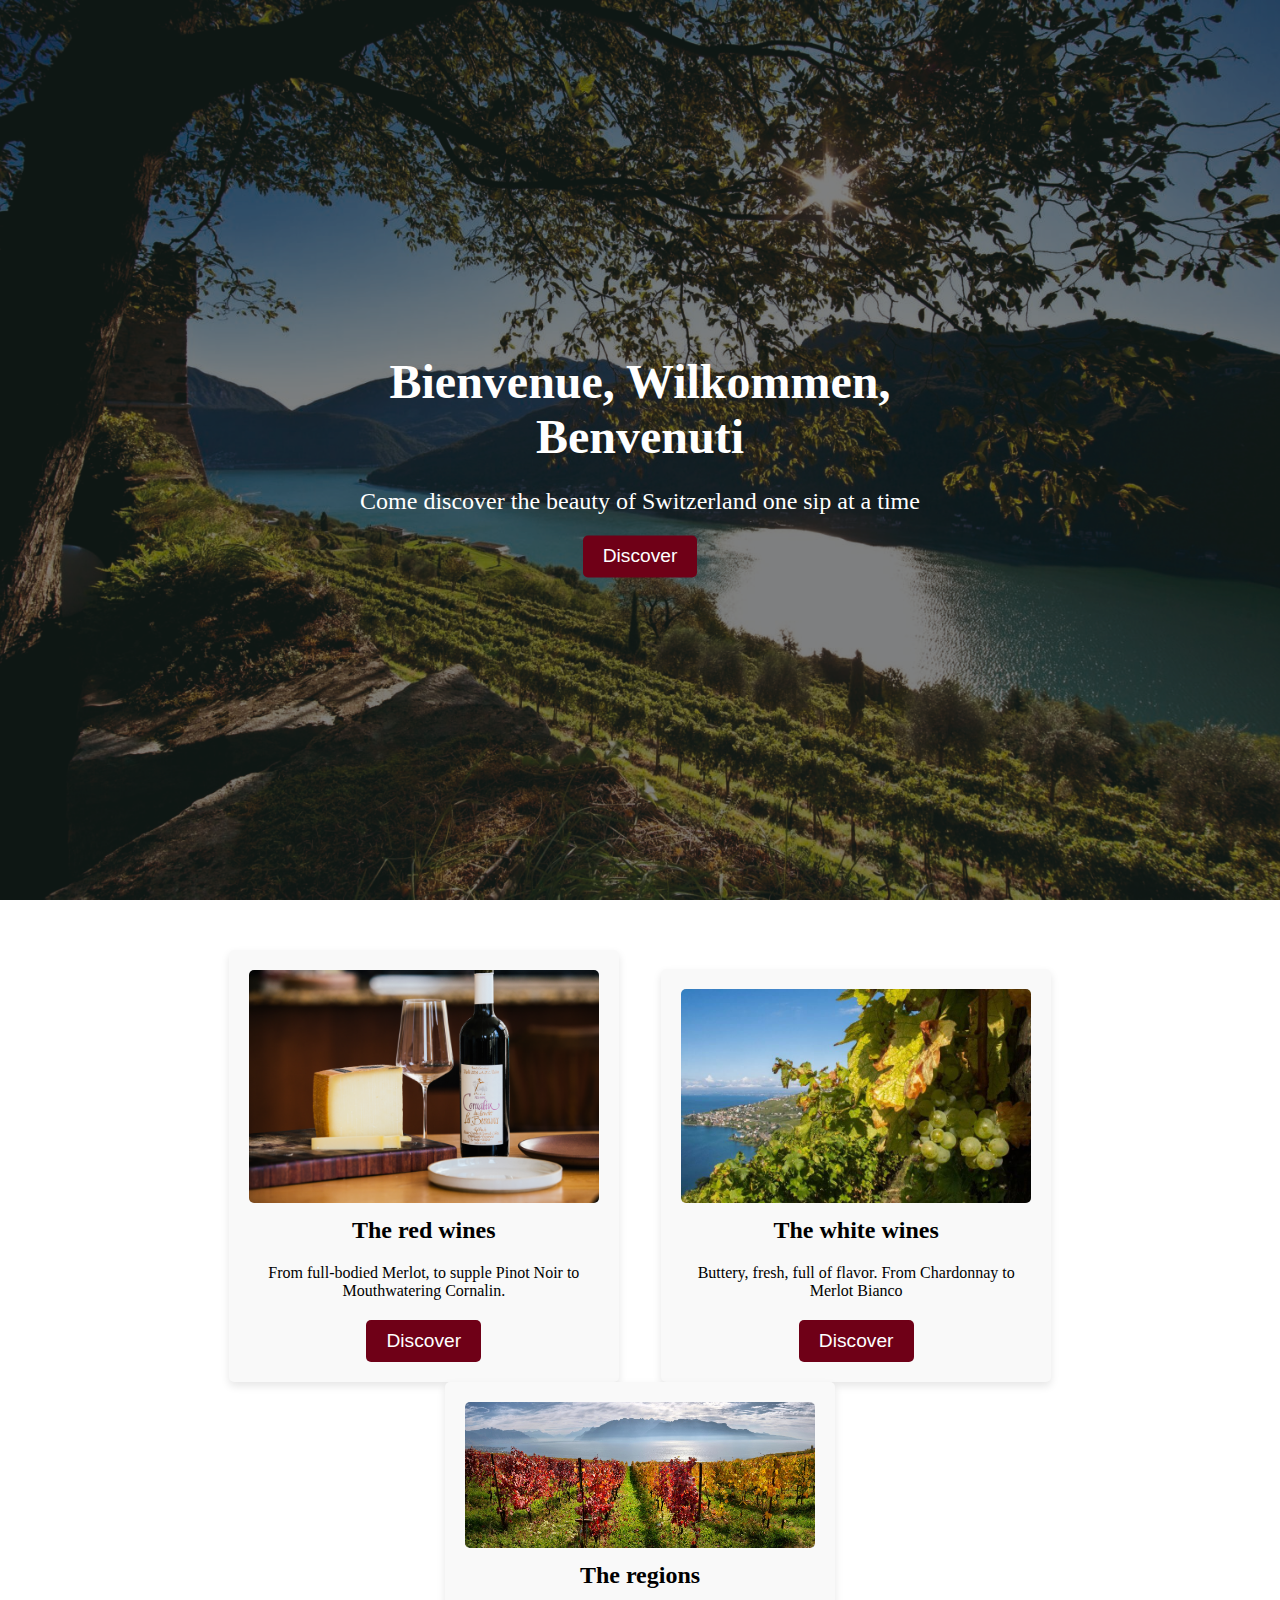
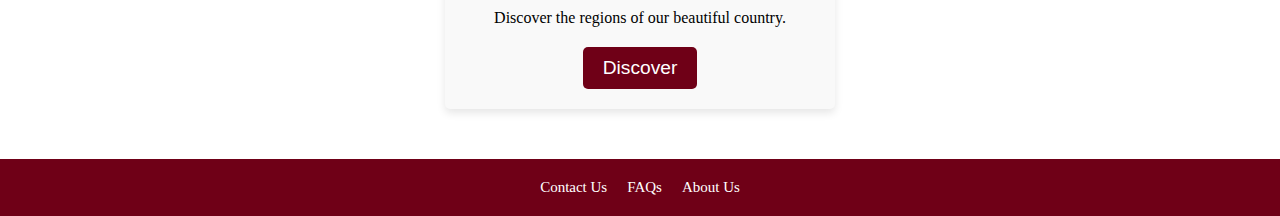
<file: index.html>
<!DOCTYPE html>
<html lang="fr">
<head>
    <meta charset="UTF-8">
    <meta http-equiv="X-UA-Compatible" content="IE=edge">
    <meta name="viewport" content="width=device-width, initial-scale=1.0">
    <title>VinSuisse</title>
    <link rel="stylesheet" href="style.css">
    <link rel="icon" href="assets/SVG/Avec fond.svg">
</head>
<body>
    <div class="container">
        <div class="background-image"></div>
        <div class="content">
            <h1>Bienvenue, Wilkommen, Benvenuti</h1>
            <p>Come discover the beauty of Switzerland one sip at a time</p>
            <a href="#card"><button>Discover</button></a>
        </div>
    </div>

    <div id="card" class="section-white">
        <div class="card">
            <img src="Wine and Cheese.png" alt="verre de vin rouge avec pichet">
            <h2>The red wines</h2>
            <p>From full-bodied Merlot, to supple Pinot Noir to Mouthwatering Cornalin.</p>
            <button>Discover</button>
        </div>
        <div class="card">
            <img src="Chasselas.jpg" alt="verre de vin blanc entrain d'être servi, avec grappe de raisin et fromage">
            <h2>The white wines</h2>
            <p>Buttery, fresh, full of flavor. From Chardonnay to Merlot Bianco</p>
            <button>Discover</button>
        </div>
        <div class="card">
            <img src="switzerland-vineyard.jpg" alt="Swissvineyards">
            <h2>The regions</h2>
            <p>Discover the regions of our beautiful country.</p>
            <button>Discover</button>
        </div>
    </div>


    <footer>
        <div class="footer-content">
            <p>Contact Us</p>
            <p>FAQs</p>
            <p>About Us</p>
        </div>
    </footer>

</body>
</html>
</file>
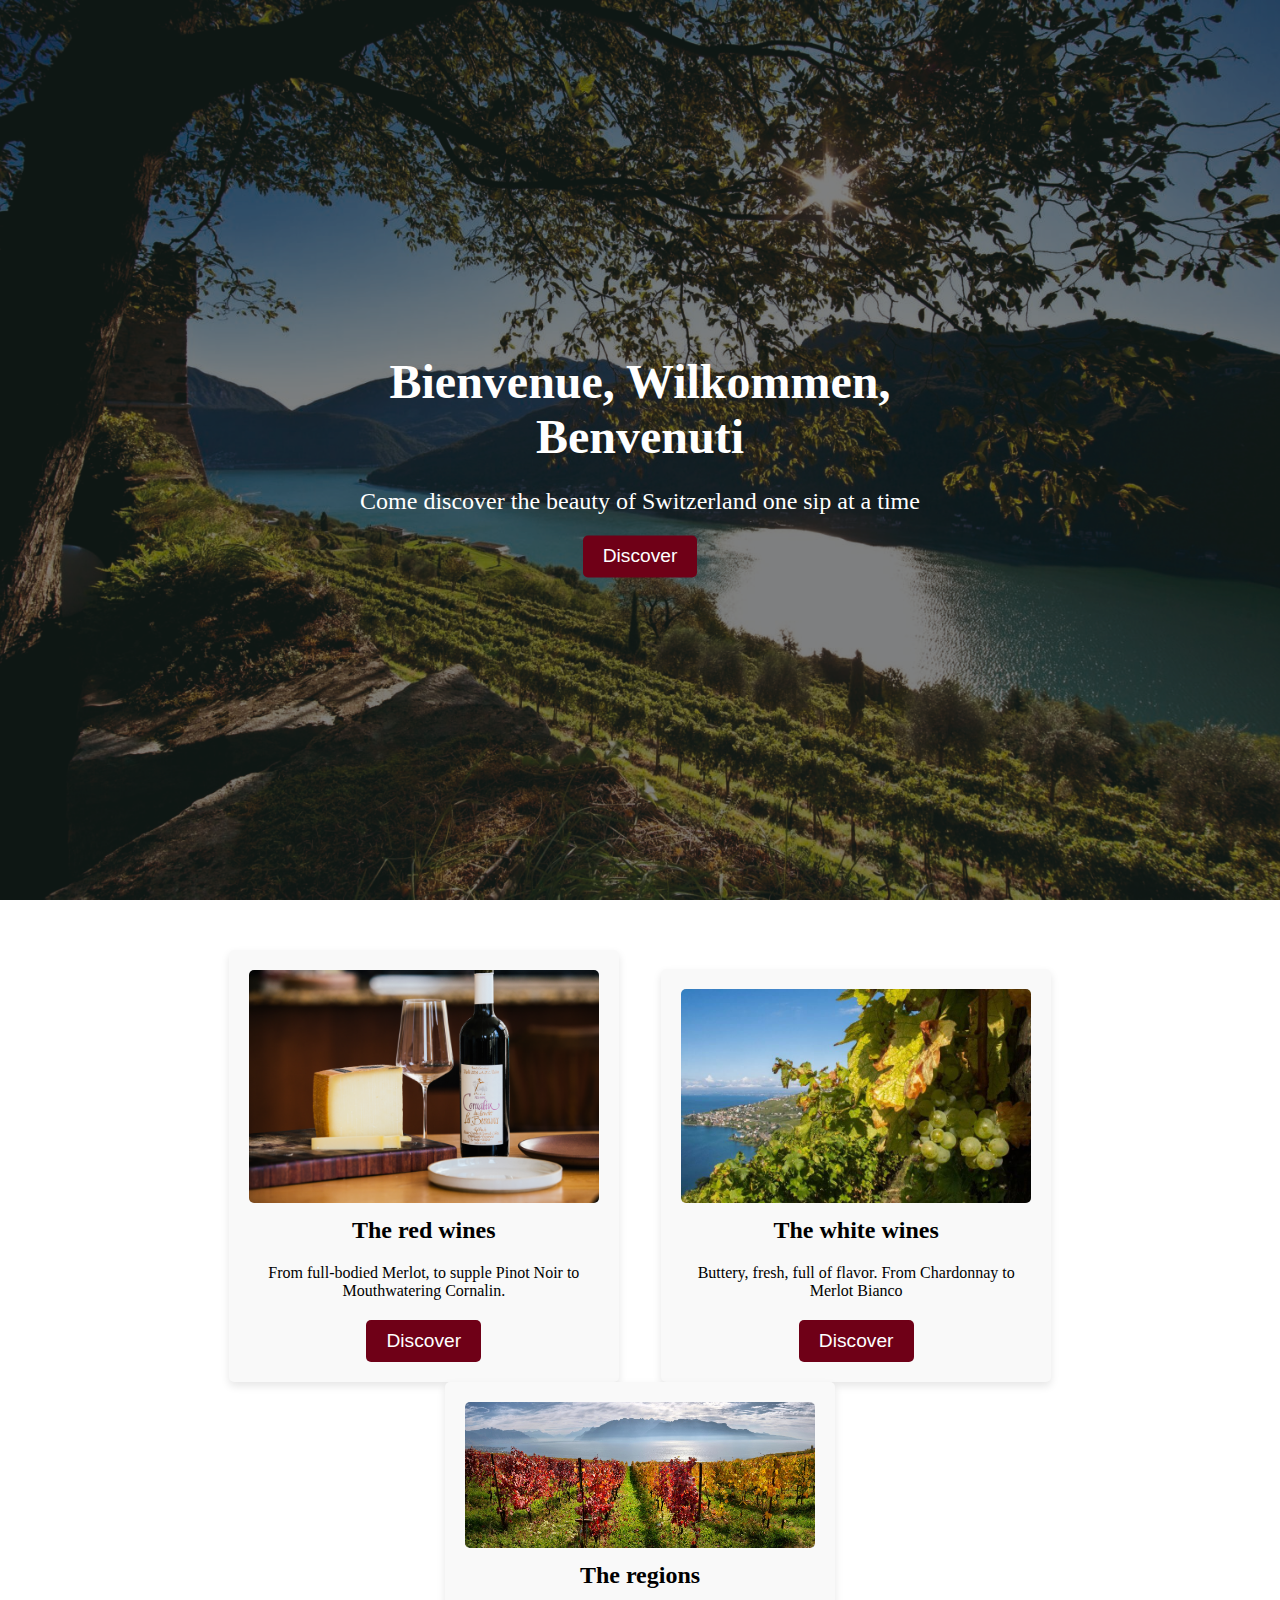
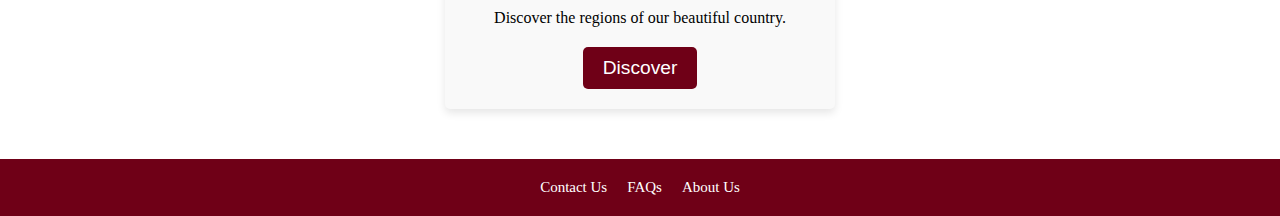
<file: Vinovente idea coding/index.html>
<!DOCTYPE html>
<html lang="fr">
<head>
    <meta charset="UTF-8">
    <meta http-equiv="X-UA-Compatible" content="IE=edge">
    <meta name="viewport" content="width=device-width, initial-scale=1.0">
    <title>VinSuisse</title>
    <link rel="stylesheet" href="style.css">
    <link rel="icon" href="assets/SVG/Avec fond.svg">
</head>
<body>
    <div class="container">
        <div class="background-image"></div>
        <div class="content">
            <h1>Bienvenue, Wilkommen, Benvenuti</h1>
            <p>Come discover the beauty of Switzerland one sip at a time</main></p>
            <a href="#card"><button>Discover</button></a>
        </div>
    </div>

    <div id="card" class="section-white">
        <div class="card">
            <img src="assets/Wine and Cheese.png" alt="verre de vin rouge avec pichet">
            <h2>The red wines</h2>
            <p>From full-bodied Merlot, to supple Pinot Noir to Mouthwatering Cornalin.</p>
            <button>Discover</button>
        </div>
        <div class="card">
            <img src="assets/Chasselas.jpg" alt="verre de vin blanc entrain d'être servi, avec grappe de raisin et fromage">
            <h2>The white wines</h2>
            <p>Buttery, fresh, full of flavor. From Chardonnay to Merlot Bianco</p>
            <button>Discover</button>
        </div>
        <div class="card">
            <img src="assets/switzerland-vineyard.jpg" alt="Swissvineyards">
            <h2>The regions</h2>
            <p>Discover the regions of our beautiful country.</p>
            <button>Discover</button>
        </div>
    </div>


    <footer>
        <div class="footer-content">
            <p>Contact Us</p>
            <p>FAQs</p>
            <p>About Us</p>
        </div>
    </footer>

</body>
</html>
</file>
<file: style.css>
html {
    scroll-behavior: smooth;
}

body, html {
    margin: 0;
    padding: 0;
    height: 100%;
}

.container {
    position: relative;
    width: 100%;
    height: 100%;
    overflow: hidden;
}

.background-image {
    position: absolute;
    top: 0;
    left: 0;
    width: 100%;
    height: 100%;
    background-image: url('Tenuta Castello di Morcote.jpg');
    background-size: cover;
    background-position: center;
    filter: brightness(0.5);
}

.content {
    position: absolute;
    top: 50%;
    left: 50%;
    transform: translate(-50%, -50%);
    text-align: center;
    color: white;
}

h1 {
    font-size: 3em;
    margin-bottom: 10px;
}

p {
    font-size: 1.5em;
    margin-bottom: 20px;
}

button {
    padding: 10px 20px;
    font-size: 1.2em;
    background-color: #6f0017;
    color: white;
    border: none;
    border-radius: 5px;
    cursor: pointer;
    transition: background-color 0.3s;
}

button:hover {
    background-color: #ca022a;
}

.section-white {
    background-color: #fff;
    padding: 50px 0;
    text-align: center;
}

.card {
    display: inline-block;
    width: 30%;
    margin: 0 1.5%;
    padding: 20px;
    background-color: #f9f9f9;
    border-radius: 5px;
    box-shadow: 0 4px 8px rgba(0, 0, 0, 0.1);
}

.card img {
    width: 100%;
    border-radius: 5px;
}

.card h2 {
    font-size: 1.5em;
    margin-top: 10px;
}

.card p {
    font-size: 1em;
    margin-top: 10px;
}


.card{
    width: 350px;
}


footer {
    background-color: #6f0017;
    color: #fff;
    padding: 20px 0;
    text-align: center;
    font-size:10px ; 
}

.footer-content {
    display: flex;
    justify-content: center;
}

.footer-content p {
    margin: 0 10px;
}
</file>
<file: Vinovente idea coding/style.css>
html {
    scroll-behavior: smooth;
}

body, html {
    margin: 0;
    padding: 0;
    height: 100%;
}

.container {
    position: relative;
    width: 100%;
    height: 100%;
    overflow: hidden;
}

.background-image {
    position: absolute;
    top: 0;
    left: 0;
    width: 100%;
    height: 100%;
    background-image: url('assets/Tenuta Castello di Morcote.jpg');
    background-size: cover;
    background-position: center;
    filter: brightness(0.5);
}

.content {
    position: absolute;
    top: 50%;
    left: 50%;
    transform: translate(-50%, -50%);
    text-align: center;
    color: white;
}

h1 {
    font-size: 3em;
    margin-bottom: 10px;
}

p {
    font-size: 1.5em;
    margin-bottom: 20px;
}

button {
    padding: 10px 20px;
    font-size: 1.2em;
    background-color: #6f0017;
    color: white;
    border: none;
    border-radius: 5px;
    cursor: pointer;
    transition: background-color 0.3s;
}

button:hover {
    background-color: #ca022a;
}

.section-white {
    background-color: #fff;
    padding: 50px 0;
    text-align: center;
}

.card {
    display: inline-block;
    width: 30%;
    margin: 0 1.5%;
    padding: 20px;
    background-color: #f9f9f9;
    border-radius: 5px;
    box-shadow: 0 4px 8px rgba(0, 0, 0, 0.1);
}

.card img {
    width: 100%;
    border-radius: 5px;
}

.card h2 {
    font-size: 1.5em;
    margin-top: 10px;
}

.card p {
    font-size: 1em;
    margin-top: 10px;
}


.card{
    width: 350px;
}


footer {
    background-color: #6f0017;
    color: #fff;
    padding: 20px 0;
    text-align: center;
    font-size:10px ; 
}

.footer-content {
    display: flex;
    justify-content: center;
}

.footer-content p {
    margin: 0 10px;
}
</file>
